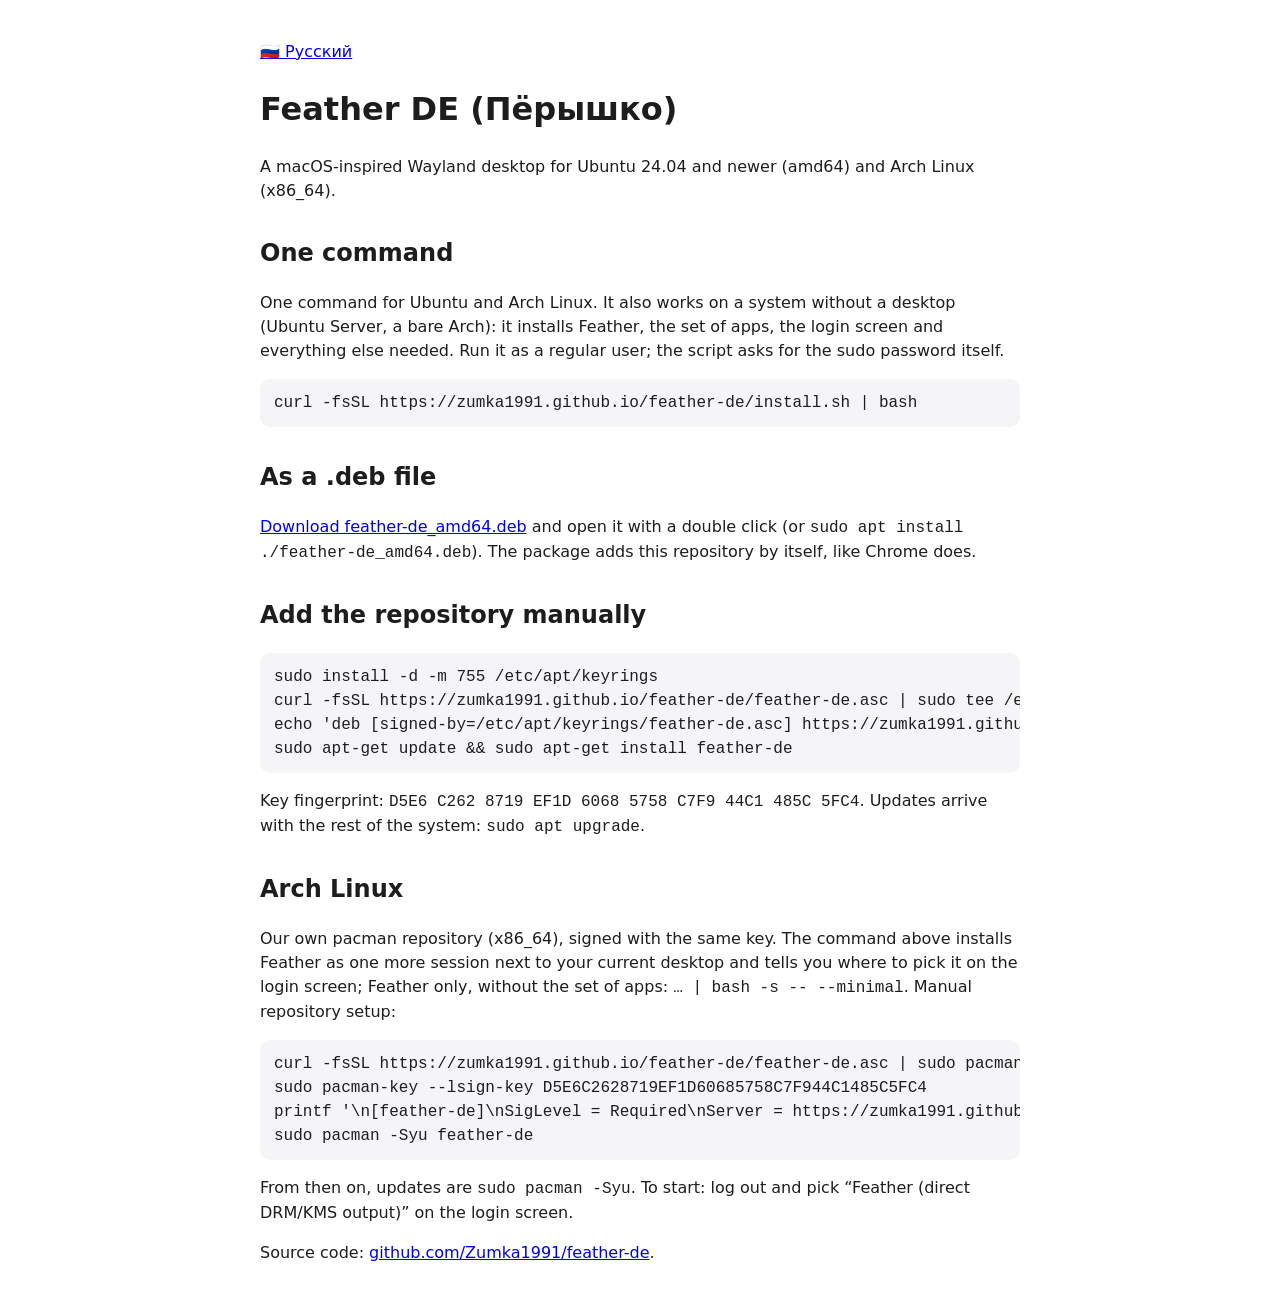
<file: index.html>
<!doctype html>
<html lang="en"><head><meta charset="utf-8"><meta name="viewport" content="width=device-width, initial-scale=1">
<title>Feather DE — install</title>
<style>body{font:16px/1.5 system-ui,sans-serif;max-width:760px;margin:40px auto;padding:0 16px;color:#1d1d1f}
pre{background:#f5f5f7;padding:12px 14px;border-radius:10px;overflow-x:auto}h2{margin-top:32px}</style></head>
<body><p><a href="ru.html">🇷🇺 Русский</a></p><h1>Feather DE (Пёрышко)</h1>
<p>A macOS-inspired Wayland desktop for Ubuntu 24.04 and newer (amd64) and Arch Linux (x86_64).</p>
<h2>One command</h2>
<p>One command for Ubuntu and Arch Linux. It also works on a system without a desktop
(Ubuntu Server, a bare Arch): it installs Feather, the set of apps, the login screen and everything else needed.
Run it as a regular user; the script asks for the sudo password itself.</p>
<pre>curl -fsSL https://zumka1991.github.io/feather-de/install.sh | bash</pre>
<h2>As a .deb file</h2>
<p><a href="https://github.com/Zumka1991/feather-de/releases/latest/download/feather-de_amd64.deb">Download feather-de_amd64.deb</a>
and open it with a double click (or <code>sudo apt install ./feather-de_amd64.deb</code>).
The package adds this repository by itself, like Chrome does.</p>
<h2>Add the repository manually</h2>
<pre>sudo install -d -m 755 /etc/apt/keyrings
curl -fsSL https://zumka1991.github.io/feather-de/feather-de.asc | sudo tee /etc/apt/keyrings/feather-de.asc &gt;/dev/null
echo 'deb [signed-by=/etc/apt/keyrings/feather-de.asc] https://zumka1991.github.io/feather-de stable main' | sudo tee /etc/apt/sources.list.d/feather-de.list
sudo apt-get update &amp;&amp; sudo apt-get install feather-de</pre>
<p>Key fingerprint: <code>D5E6 C262 8719 EF1D 6068 5758 C7F9 44C1 485C 5FC4</code>.
Updates arrive with the rest of the system: <code>sudo apt upgrade</code>.</p>
<h2>Arch Linux</h2>
<p>Our own pacman repository (x86_64), signed with the same key. The command above installs Feather
as one more session next to your current desktop and tells you where to pick it on the login screen;
Feather only, without the set of apps: <code>… | bash -s -- --minimal</code>. Manual repository setup:</p>
<pre>curl -fsSL https://zumka1991.github.io/feather-de/feather-de.asc | sudo pacman-key --add -
sudo pacman-key --lsign-key D5E6C2628719EF1D60685758C7F944C1485C5FC4
printf '\n[feather-de]\nSigLevel = Required\nServer = https://zumka1991.github.io/feather-de/arch/$arch\n' | sudo tee -a /etc/pacman.conf
sudo pacman -Syu feather-de</pre>
<p>From then on, updates are <code>sudo pacman -Syu</code>. To start: log out and pick
“Feather (direct DRM/KMS output)” on the login screen.</p>
<p>Source code: <a href="https://github.com/Zumka1991/feather-de">github.com/Zumka1991/feather-de</a>.</p>
</body></html>
</file>
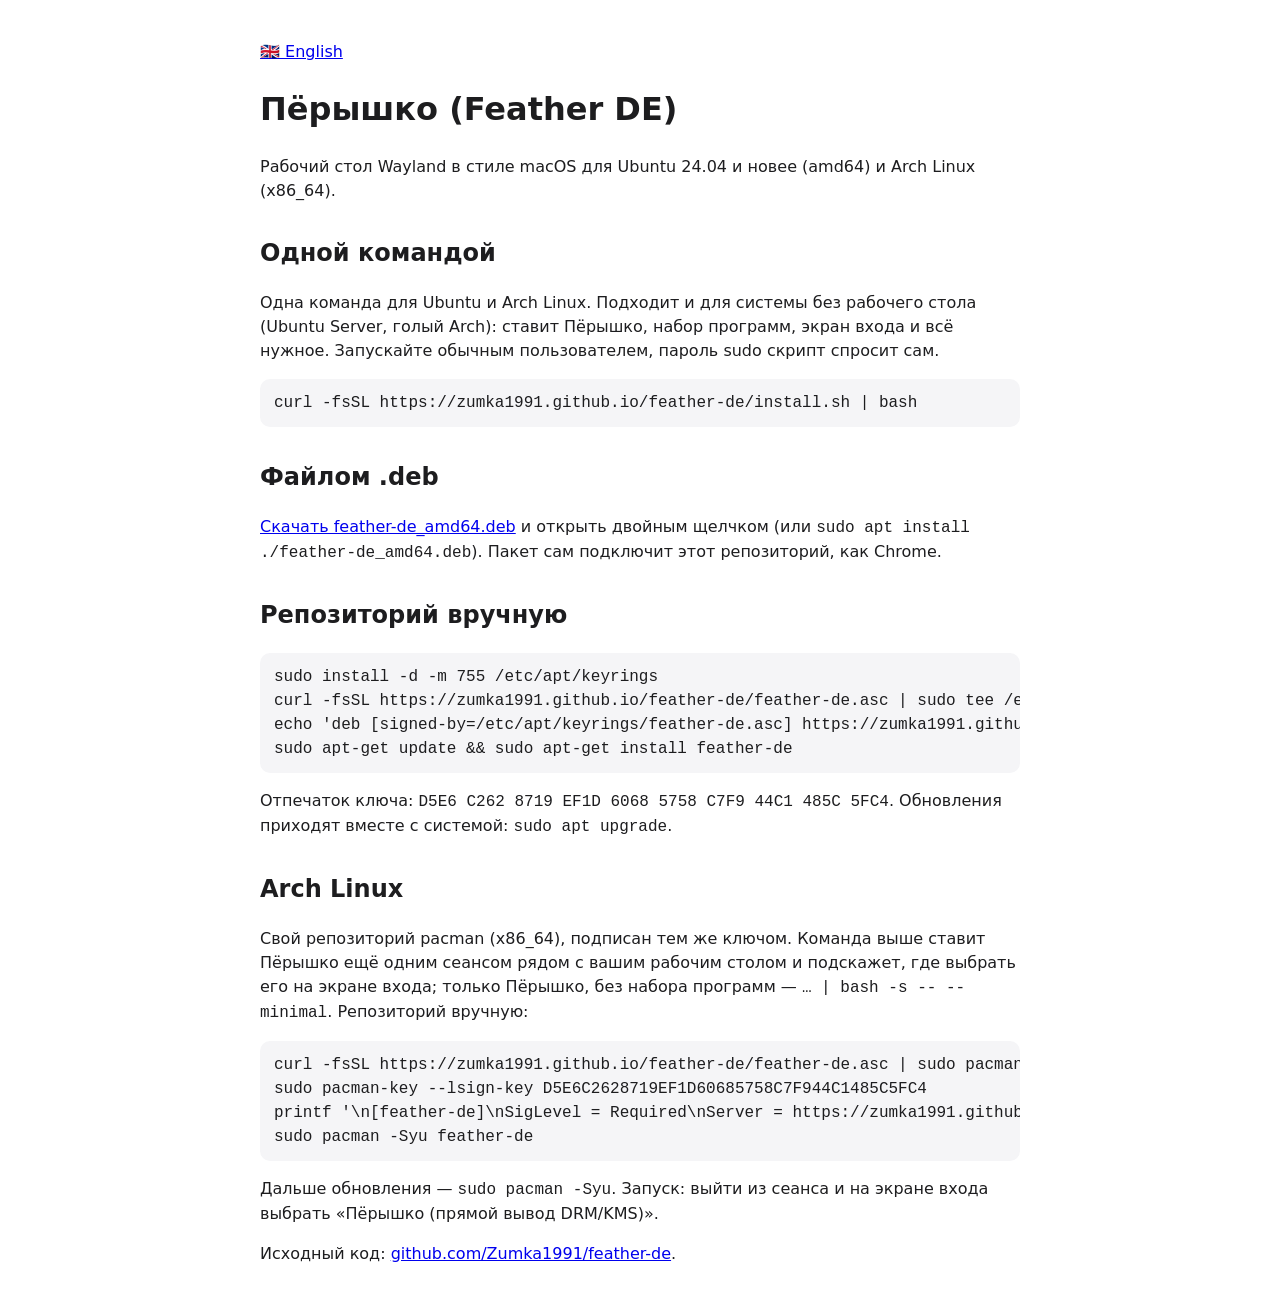
<file: ru.html>
<!doctype html>
<html lang="ru"><head><meta charset="utf-8"><meta name="viewport" content="width=device-width, initial-scale=1">
<title>Пёрышко — установка</title>
<style>body{font:16px/1.5 system-ui,sans-serif;max-width:760px;margin:40px auto;padding:0 16px;color:#1d1d1f}
pre{background:#f5f5f7;padding:12px 14px;border-radius:10px;overflow-x:auto}h2{margin-top:32px}</style></head>
<body><p><a href="./">🇬🇧 English</a></p><h1>Пёрышко (Feather DE)</h1>
<p>Рабочий стол Wayland в стиле macOS для Ubuntu 24.04 и новее (amd64) и Arch Linux (x86_64).</p>
<h2>Одной командой</h2>
<p>Одна команда для Ubuntu и Arch Linux. Подходит и для системы без рабочего стола (Ubuntu Server,
голый Arch): ставит Пёрышко, набор программ, экран входа и всё нужное.
Запускайте обычным пользователем, пароль sudo скрипт спросит сам.</p>
<pre>curl -fsSL https://zumka1991.github.io/feather-de/install.sh | bash</pre>
<h2>Файлом .deb</h2>
<p><a href="https://github.com/Zumka1991/feather-de/releases/latest/download/feather-de_amd64.deb">Скачать feather-de_amd64.deb</a>
и открыть двойным щелчком (или <code>sudo apt install ./feather-de_amd64.deb</code>).
Пакет сам подключит этот репозиторий, как Chrome.</p>
<h2>Репозиторий вручную</h2>
<pre>sudo install -d -m 755 /etc/apt/keyrings
curl -fsSL https://zumka1991.github.io/feather-de/feather-de.asc | sudo tee /etc/apt/keyrings/feather-de.asc &gt;/dev/null
echo 'deb [signed-by=/etc/apt/keyrings/feather-de.asc] https://zumka1991.github.io/feather-de stable main' | sudo tee /etc/apt/sources.list.d/feather-de.list
sudo apt-get update &amp;&amp; sudo apt-get install feather-de</pre>
<p>Отпечаток ключа: <code>D5E6 C262 8719 EF1D 6068 5758 C7F9 44C1 485C 5FC4</code>.
Обновления приходят вместе с системой: <code>sudo apt upgrade</code>.</p>
<h2>Arch Linux</h2>
<p>Свой репозиторий pacman (x86_64), подписан тем же ключом. Команда выше ставит Пёрышко ещё одним
сеансом рядом с вашим рабочим столом и подскажет, где выбрать его на экране входа; только
Пёрышко, без набора программ — <code>… | bash -s -- --minimal</code>. Репозиторий вручную:</p>
<pre>curl -fsSL https://zumka1991.github.io/feather-de/feather-de.asc | sudo pacman-key --add -
sudo pacman-key --lsign-key D5E6C2628719EF1D60685758C7F944C1485C5FC4
printf '\n[feather-de]\nSigLevel = Required\nServer = https://zumka1991.github.io/feather-de/arch/$arch\n' | sudo tee -a /etc/pacman.conf
sudo pacman -Syu feather-de</pre>
<p>Дальше обновления — <code>sudo pacman -Syu</code>. Запуск: выйти из сеанса и на экране входа
выбрать «Пёрышко (прямой вывод DRM/KMS)».</p>
<p>Исходный код: <a href="https://github.com/Zumka1991/feather-de">github.com/Zumka1991/feather-de</a>.</p>
</body></html>
</file>
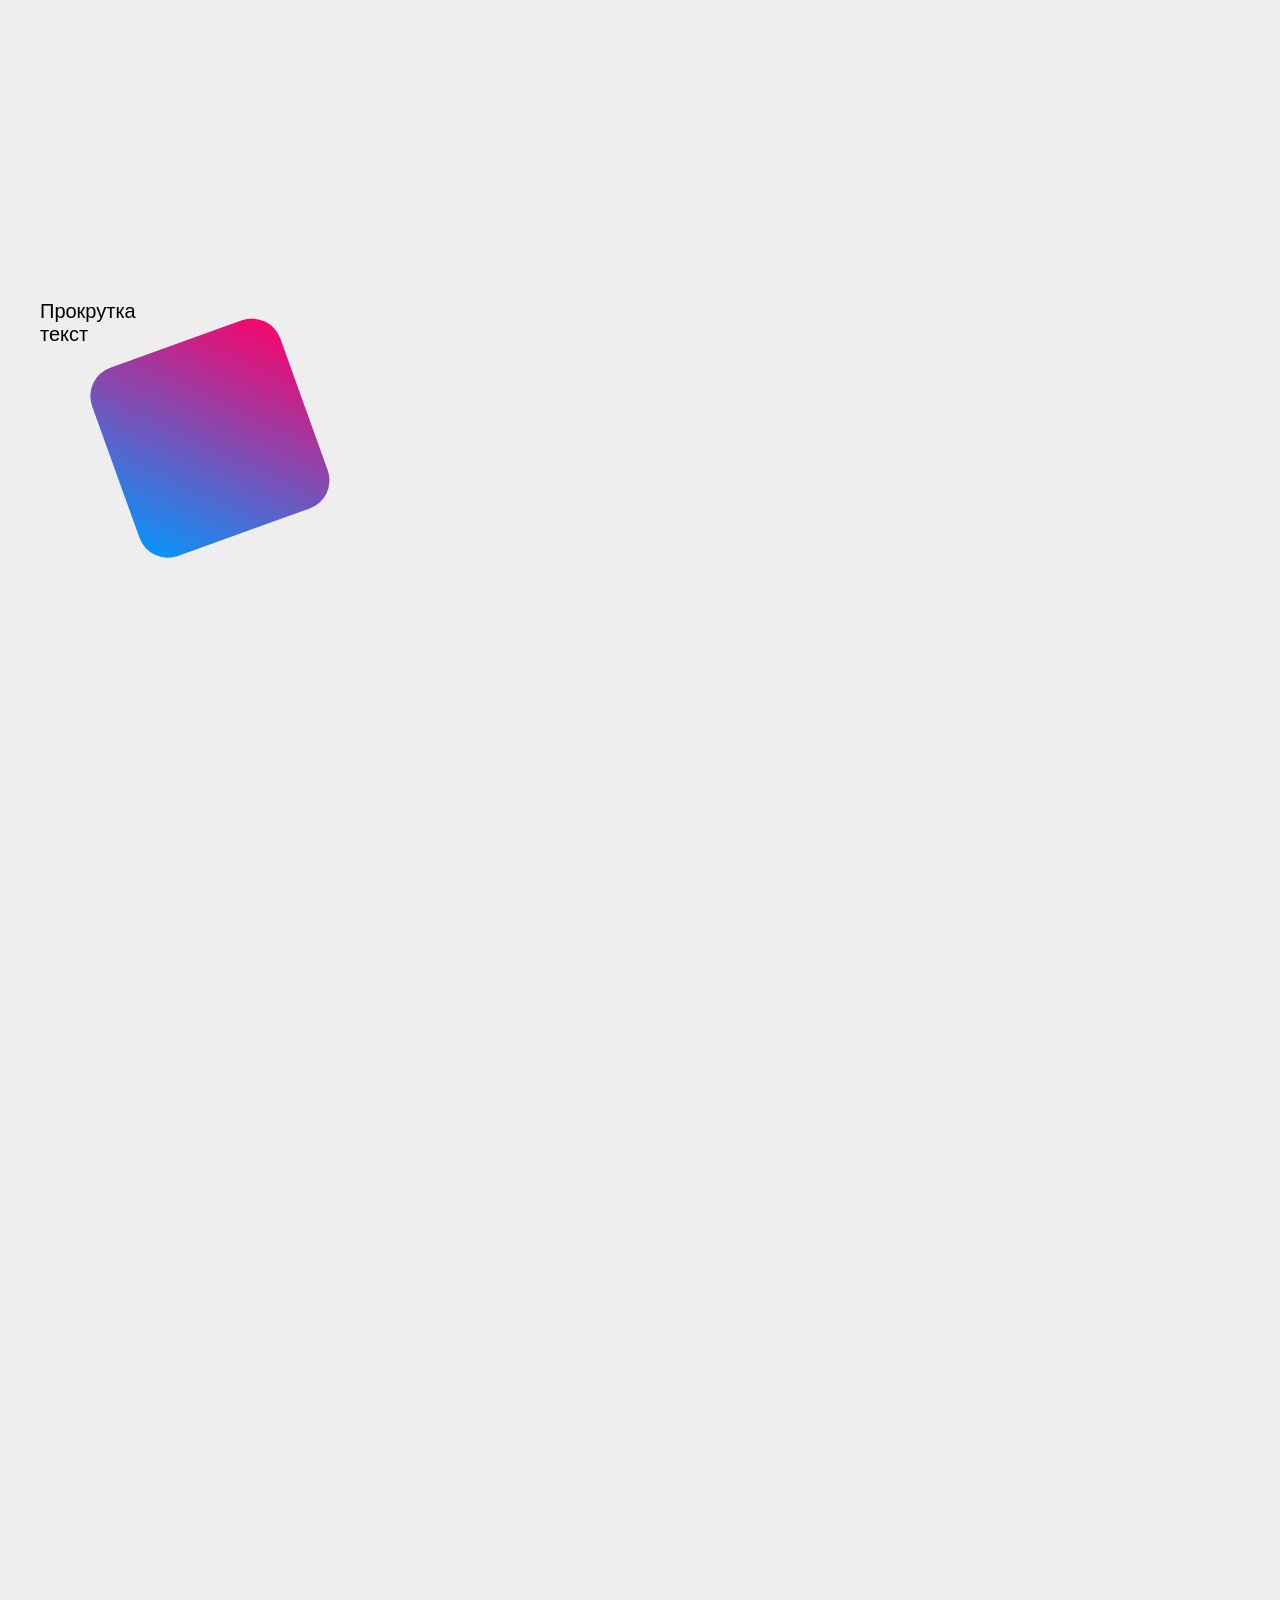
<file: bench/anim.html>
<!doctype html><html><body style="margin:0;background:#eee;font:20px sans-serif">
<div id="b" style="position:absolute;width:200px;height:200px;background:linear-gradient(45deg,#f06,#09f);border-radius:30px"></div>
<div style="height:4000px;padding:300px 40px">Прокрутка<br>текст</div>
<script>
let f=0,t0=performance.now(),b=document.getElementById('b');
function tick(t){f++;b.style.transform=`translate(${300+250*Math.sin(t/400)}px,${250+150*Math.cos(t/300)}px) rotate(${t/10}deg)`;
if(t-t0>=2000){console.log('FPS='+(f*1000/(t-t0)).toFixed(1));f=0;t0=t;}requestAnimationFrame(tick);}
requestAnimationFrame(tick);
</script></body></html>
</file>
